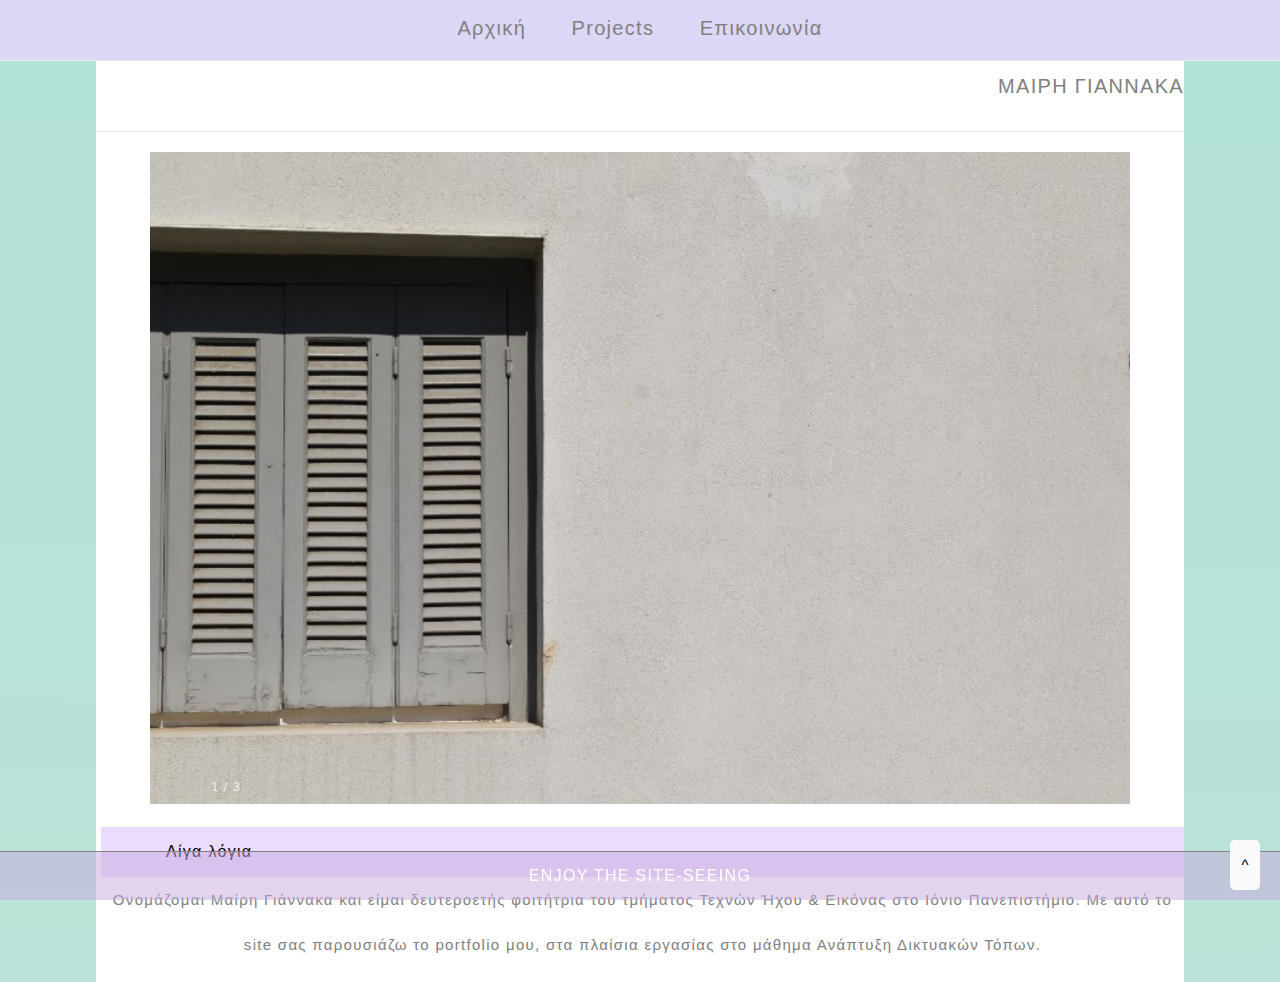
<file: index.html>
<!DOCTYPE html>
<html lang="el">
<head>
  <meta name="viewport" content="width=device-width,initial scale=1.0">
  <meta charset="utf-8">
  <title>ΜARY GIANNAKA</title>
  <link rel="stylesheet" type="text/css" href="mystyle.css">
  <link rel="stylesheet" href="https://www.w3schools.com/w3css/4/w3.css">
</head> 
<body>
 
  <div class="nav">
     <label for="toggle">&#9776;</label>
	 <input type="checkbox" id="toggle"/>
	 <div class="menu">
	  <a href="#" class="active">Αρχική</a>
      <a href="projects.html">Projects</a>
      <a href="contact.html">Επικοινωνία</a>
	 </div>
  </div>
  <!-- MAIN (Center website) -->
 
<div class="main">
     <header class="textstyle"  style="font-size:20px;line-height:50px;">MΑΙΡΗ ΓΙΑΝΝΑΚΑ</header>
	<hr>
	<!--gia to slideshow-->
    <div class="slideshow-container">

    <div class="mySlides fade">
      <div class="numbertext">1 / 3</div>
      <img src="slides/2.jpg" style="width:100%;" alt="window">
      <div class="text"></div>
    </div>

    <div class="mySlides fade">
      <div class="numbertext">2 / 3</div>
      <img src="slides/4.jpg" style="width:100%;" alt="window">
      <div class="text"></div>
    </div>

    <div class="mySlides fade">
      <div class="numbertext">3 / 3</div>
      <img src="slides/3.jpg" style="width:100%;" alt="girl sitting">
      <div class="text"></div>
    </div>

    </div>
    <br>

    <div style="text-align:center">
      <span class="dot"></span> 
      <span class="dot"></span> 
      <span class="dot"></span> 

    </div>
	<!--Personal Imformation-->
   <div id="aboutme">
       
	    <div class="header" style="text-align:left;margin-bottom:0;padding-left:6%;font-size:16px;">Λίγα λόγια</div>
	    <p class="textstyle" style="position:relative;margin-top:0;background-color:white;display:block; text-align:center;">Ονομάζομαι Μαίρη Γιάννακα και είμαι δευτεροετής φοιτήτρια του τμήματος Τεχνών Ήχου & Εικόνας 
  στο Ιόνιο Πανεπιστήμιο. Με αυτό το site σας παρουσιάζω το portfolio μου, στα πλαίσια εργασίας στο μάθημα Ανάπτυξη Δικτυακών Τόπων.</p>
       
   </div>

</div>
<div class="footer">ENJOY THE SITE-SEEING</div>
 

 <button onclick="topFunction()" id="myBtn" title="Go to top">^</button>
 <!--gia to button-->
<script>
//Get the button
var mybutton = document.getElementById("myBtn");

// When the user scrolls down 20px from the top of the document, show the button
window.onscroll = function() {scrollFunction()};

function scrollFunction() {
  if (document.body.scrollTop > 20 || document.documentElement.scrollTop > 20) {
    mybutton.style.display = "block";
  } else {
    mybutton.style.display = "none";
  }
}

// When the user clicks on the button, scroll to the top of the document
function topFunction() {
  document.body.scrollTop = 0;
  document.documentElement.scrollTop = 0;
}
</script>
<!--gia to AUTOMATIC SLIDESHOW-->
<script>
var slideIndex = 0;
showSlides();

function showSlides() {
  var i;
  var slides = document.getElementsByClassName("mySlides");
  var dots = document.getElementsByClassName("dot");
  for (i = 0; i < slides.length; i++) {
    slides[i].style.display = "none";  
  }
  slideIndex++;
  if (slideIndex > slides.length) {slideIndex = 1}    
  for (i = 0; i < dots.length; i++) {
    dots[i].className = dots[i].className.replace(" active", "");
  }
  slides[slideIndex-1].style.display = "block";  
  dots[slideIndex-1].className += " active";
  setTimeout(showSlides, 4000); // Change image every 2 seconds
}
</script>


</body>
</html>
</file>
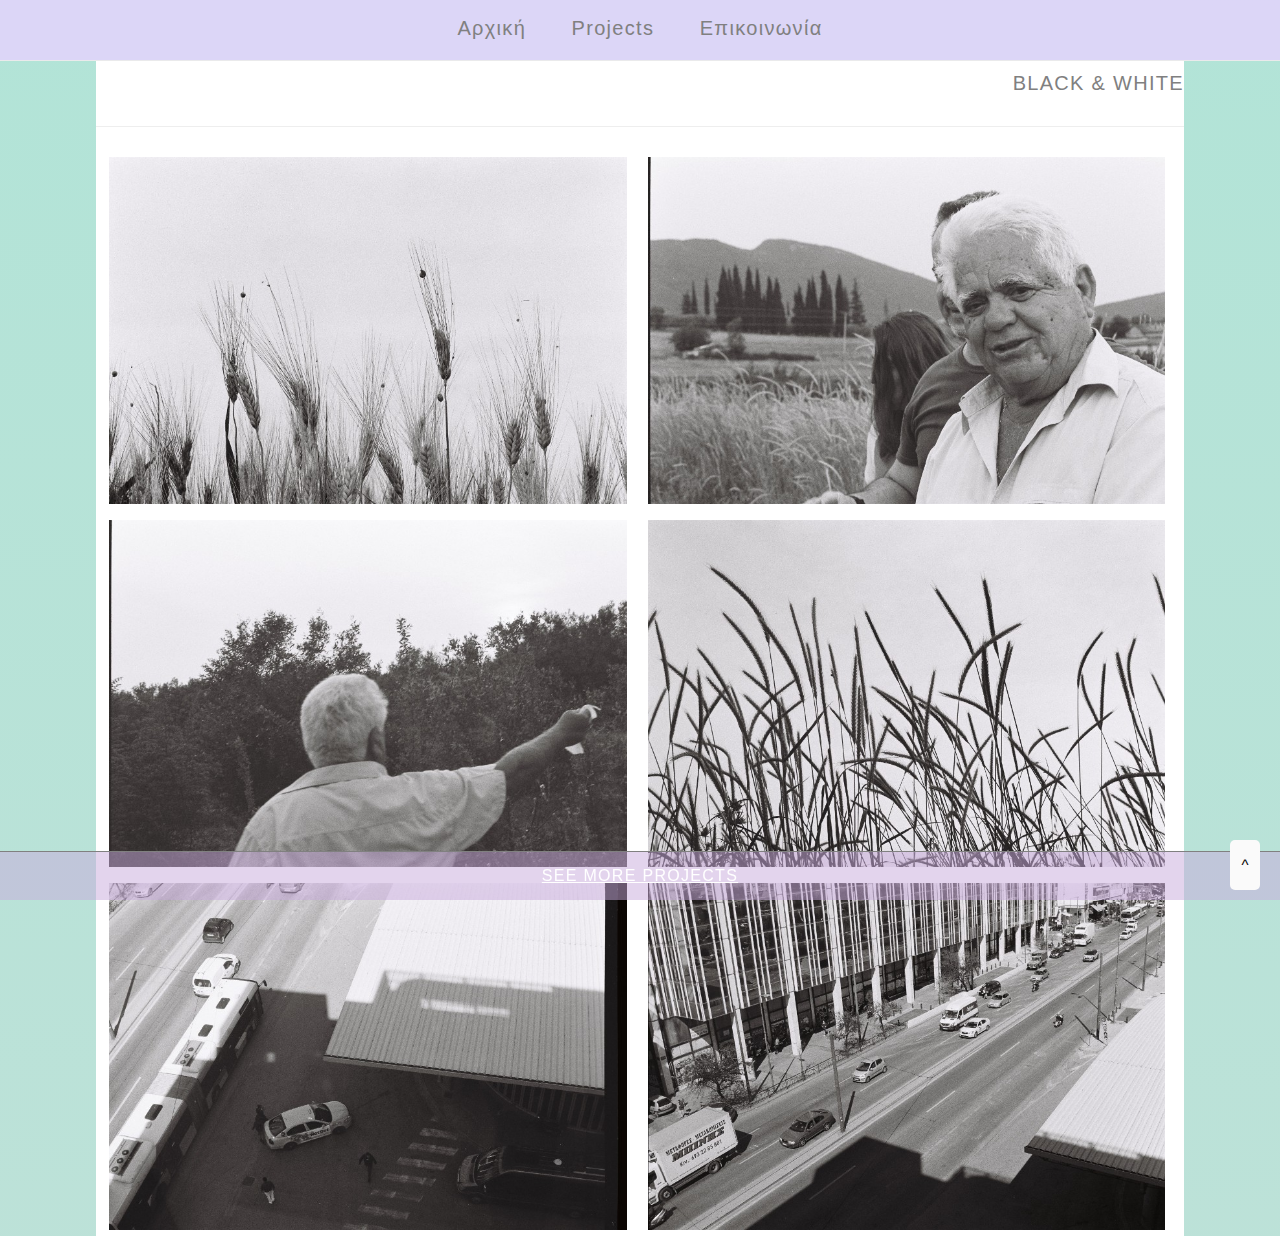
<file: projects/project1/index.html>
<!DOCTYPE html>
<html lang="el">
<meta name="viewport" content="width=device-width, initial-scale=1">
<meta charset="utf-8">
<title>Mαίρη Γιάννακα</title>
<link rel="stylesheet" type="text/css" href="../../mystyle.css">
<link rel="stylesheet" type="text/css" href="../../work.css">

<link rel="stylesheet" href="https://www.w3schools.com/w3css/4/w3.css">

</head>
<body style="background-color:  #fffae6;">

  <div class="nav">
     <label for="toggle">&#9776;</label>
	 <input type="checkbox" id="toggle"/>
	 <div class="menu">
       <a href="../../index.html">Αρχική</a>
       <a href="../../projects.html">Projects</a>
       <a href="../../contact.html" >Επικοινωνία</a>
     </div>
 </div>
<div class="main">
<header class="textstyle"  style="font-size:20px;">BLACK & WHITE</header>
	<hr>
<div class="row">
  <div class="column">
    <img src="1.jpg" style="width:100%; height:auto;" onclick="openModal();currentSlide(1)" class="hover-shadow cursor">
  </div>
  <div class="column">
    <img src="2.jpg" style="width:100%" onclick="openModal();currentSlide(2)" class="hover-shadow cursor">
  </div>
  <div class="column">
    <img src="3.jpg" style="width:100%" onclick="openModal();currentSlide(3)" class="hover-shadow cursor">
  </div>
  <div class="column">
    <img src="4.jpg" style="width:100%" onclick="openModal();currentSlide(4)" class="hover-shadow cursor">
  </div>
  
   <div class="column">
    <img src="5.jpg" style="width:100%" onclick="openModal();currentSlide(5)" class="hover-shadow cursor">
  </div>
  
   <div class="column">
    <img src="6.jpg" style="width:100%" onclick="openModal();currentSlide(6)" class="hover-shadow cursor">
  </div>
  
  
  
  
  
  
</div>

<div id="myModal" class="modal">
  <span class="close cursor" onclick="closeModal()">&times;</span>
  <div class="modal-content">

    <div class="mySlides">
      <div class="numbertext">1 / 6</div>
      <img src="1.jpg" style="width:100%">
    </div>

    <div class="mySlides">
      <div class="numbertext">2 / 6</div>
      <img src="2.jpg" style="width:100%">
    </div>

    <div class="mySlides">
      <div class="numbertext">3 / 6</div>
      <img src="3.jpg" style="width:100%">
    </div>
    
    <div class="mySlides">
      <div class="numbertext">4 / 6</div>
      <img src="4.jpg" style="width:100%">
    </div>
    
	 <div class="mySlides">
      <div class="numbertext">5 / 6</div>
      <img src="5.jpg" style="width:100%">
    </div>
     <div class="mySlides">
      <div class="numbertext">6 / 6</div>
      <img src="6.jpg" style="width:100%">
    </div>
    
	
	
	
    <a class="prev" onclick="plusSlides(-1)">&#10094;</a>
    <a class="next" onclick="plusSlides(1)">&#10095;</a>

    <div class="caption-container">
      <p id="caption"></p>
    </div>


    <div class="column">
      <img class="demo cursor" src="1.jpg" style="width:100%" onclick="currentSlide(1)" alt=" ">
    </div>
    <div class="column">
      <img class="demo cursor" src="2.jpg" style="width:100%" onclick="currentSlide(2)" alt=" ">
    </div>
    <div class="column">
      <img class="demo cursor" src="3.jpg" style="width:100%" onclick="currentSlide(3)" alt=" ">
    </div>
    <div class="column">
      <img class="demo cursor" src="4.jpg" style="width:100%" onclick="currentSlide(4)" alt=" ">
    </div>
	
	<div class="column">
      <img class="demo cursor" src="5.jpg" style="width:100%" onclick="currentSlide(5)" alt=" ">
    </div>
	
	<div class="column">
      <img class="demo cursor" src="6.jpg" style="width:100%" onclick="currentSlide(6)" alt=" ">
    </div>
	
	
  </div>
</div>
 
</div>
<!--gia to main telos-->
 <div class="footer"><a href="../../projects.html">SEE MORE PROJECTS</a></div>
 <button onclick="topFunction()" id="myBtn" title="Go to top">^</button>
 <!--gia to button-->
<script>
//Get the button
var mybutton = document.getElementById("myBtn");

// When the user scrolls down 20px from the top of the document, show the button
window.onscroll = function() {scrollFunction()};

function scrollFunction() {
  if (document.body.scrollTop > 20 || document.documentElement.scrollTop > 20) {
    mybutton.style.display = "block";
  } else {
    mybutton.style.display = "none";
  }
}

// When the user clicks on the button, scroll to the top of the document
function topFunction() {
  document.body.scrollTop = 0;
  document.documentElement.scrollTop = 0;
}
</script>
 
<script>
function openModal() {
  document.getElementById("myModal").style.display = "block";
}

function closeModal() {
  document.getElementById("myModal").style.display = "none";
}

var slideIndex = 1;
showSlides(slideIndex);

function plusSlides(n) {
  showSlides(slideIndex += n);
}

function currentSlide(n) {
  showSlides(slideIndex = n);
}

function showSlides(n) {
  var i;
  var slides = document.getElementsByClassName("mySlides");
  var dots = document.getElementsByClassName("demo");
  var captionText = document.getElementById("caption");
  if (n > slides.length) {slideIndex = 1}
  if (n < 1) {slideIndex = slides.length}
  for (i = 0; i < slides.length; i++) {
      slides[i].style.display = "none";
  }
  for (i = 0; i < dots.length; i++) {
      dots[i].className = dots[i].className.replace(" active", "");
  }
  slides[slideIndex-1].style.display = "block";
  dots[slideIndex-1].className += " active";
  captionText.innerHTML = dots[slideIndex-1].alt;
}
</script>
    
</body>
</file>
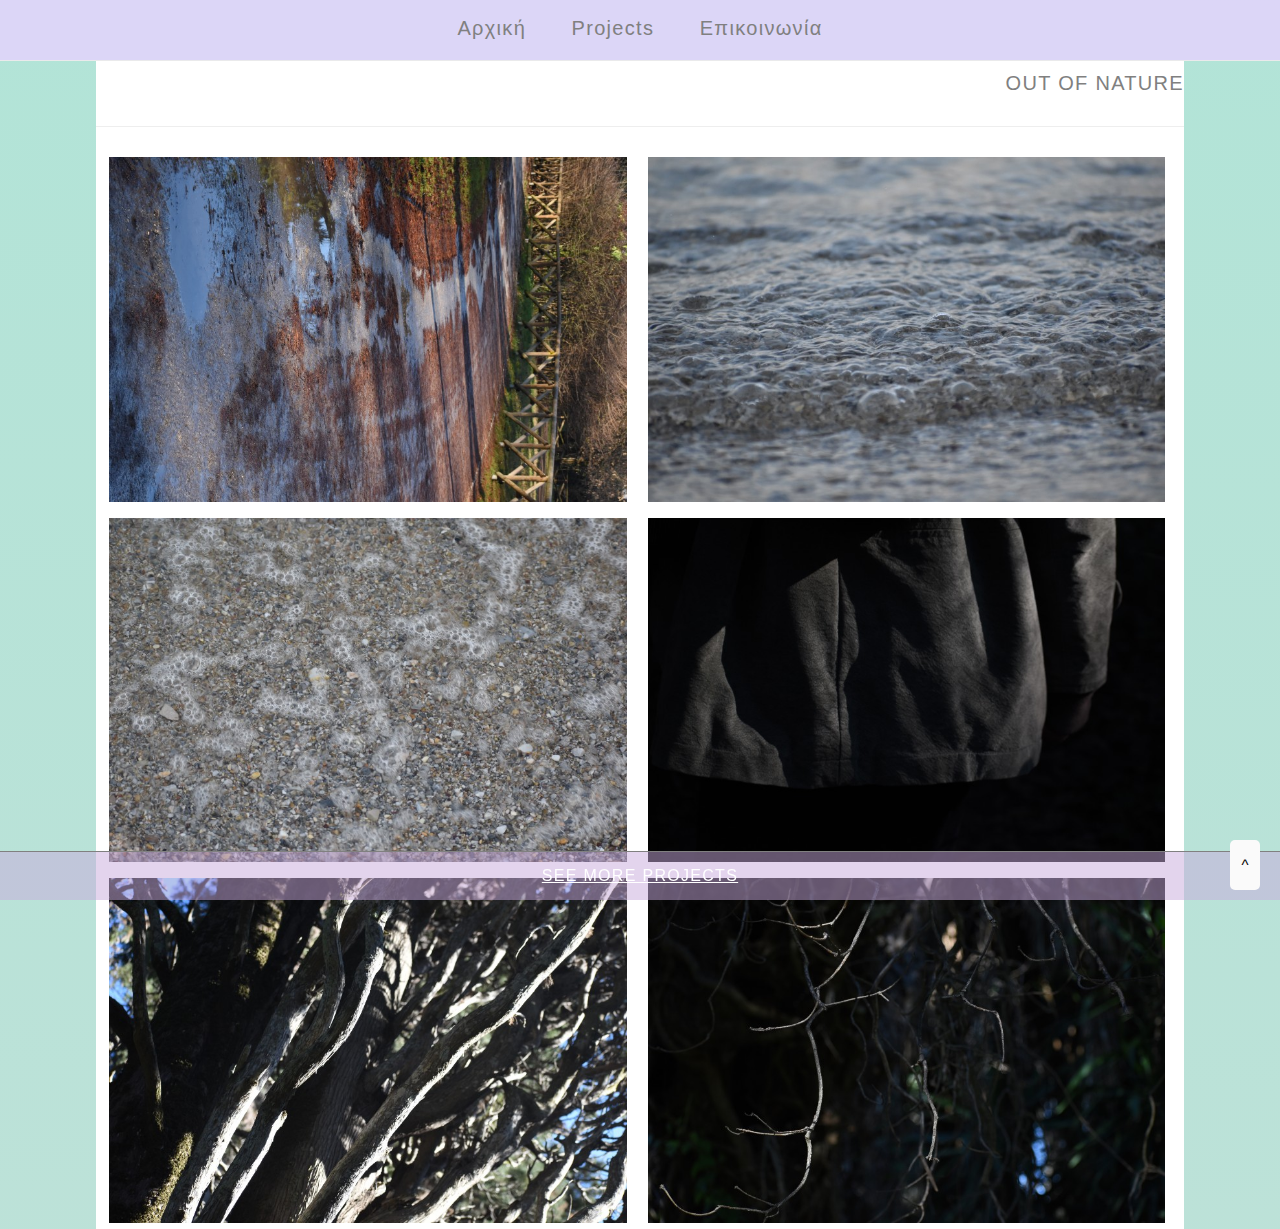
<file: projects/project2/index.html>
<!DOCTYPE html>
<html lang="el">
<meta name="viewport" content="width=device-width, initial-scale=1">
<meta charset="utf-8">
<title>Giannaka</title>
<link rel="stylesheet" type="text/css" href="../../mystyle.css">
 <link rel="stylesheet" type="text/css" href="../../work.css">
<link rel="stylesheet" href="https://www.w3schools.com/w3css/4/w3.css">

</head>
<body style="background-color:  #fffae6;">
  <div class="nav">
     <label for="toggle">&#9776;</label>
	 <input type="checkbox" id="toggle"/>
	 <div class="menu">
       <a href="../../index.html">Αρχική</a>
       <a href="../../projects.html">Projects</a>
       <a href="../../contact.html" >Επικοινωνία</a>    
     </div>
 </div>

<div class="main">
<header class="textstyle"  style="font-size:20px;">OUT OF NATURE</header>
	<hr>
<div class="row">
  <div class="column">
    <img src="1.jpg" style="width:100%; height:auto;" onclick="openModal();currentSlide(1)" class="hover-shadow cursor">
  </div>
  <div class="column">
    <img src="2.jpg" style="width:100%" onclick="openModal();currentSlide(2)" class="hover-shadow cursor">
  </div>
  <div class="column">
    <img src="3.jpg" style="width:100%" onclick="openModal();currentSlide(3)" class="hover-shadow cursor">
  </div>
  <div class="column">
    <img src="4.jpg" style="width:100%" onclick="openModal();currentSlide(4)" class="hover-shadow cursor">
  </div>
  
   <div class="column">
    <img src="5.jpg" style="width:100%" onclick="openModal();currentSlide(5)" class="hover-shadow cursor">
  </div>
  
   <div class="column">
    <img src="6.jpg" style="width:100%" onclick="openModal();currentSlide(6)" class="hover-shadow cursor">
  </div>
  
  
  
  
  
  
</div>

<div id="myModal" class="modal">
  <span class="close cursor" onclick="closeModal()">&times;</span>
  <div class="modal-content">

    <div class="mySlides">
      <div class="numbertext">1 / 6</div>
      <img src="1.jpg" style="width:100%">
    </div>

    <div class="mySlides">
      <div class="numbertext">2 / 6</div>
      <img src="2.jpg" style="width:100%">
    </div>

    <div class="mySlides">
      <div class="numbertext">3 / 6</div>
      <img src="3.jpg" style="width:100%">
    </div>
    
    <div class="mySlides">
      <div class="numbertext">4 / 6</div>
      <img src="4.jpg" style="width:100%">
    </div>
    
	 <div class="mySlides">
      <div class="numbertext">5 / 6</div>
      <img src="5.jpg" style="width:100%">
    </div>
     <div class="mySlides">
      <div class="numbertext">6 / 6</div>
      <img src="6.jpg" style="width:100%">
    </div>
    
	
	
	
    <a class="prev" onclick="plusSlides(-1)">&#10094;</a>
    <a class="next" onclick="plusSlides(1)">&#10095;</a>

    <div class="caption-container">
      <p id="caption"></p>
    </div>


    <div class="column">
      <img class="demo cursor" src="1.jpg" style="width:100%" onclick="currentSlide(1)" alt=" ">
    </div>
    <div class="column">
      <img class="demo cursor" src="2.jpg" style="width:100%" onclick="currentSlide(2)" alt=" ">
    </div>
    <div class="column">
      <img class="demo cursor" src="3.jpg" style="width:100%" onclick="currentSlide(3)" alt=" ">
    </div>
    <div class="column">
      <img class="demo cursor" src="4.jpg" style="width:100%" onclick="currentSlide(4)" alt=" ">
    </div>
	
	<div class="column">
      <img class="demo cursor" src="5.jpg" style="width:100%" onclick="currentSlide(5)" alt=" ">
    </div>
	
	<div class="column">
      <img class="demo cursor" src="6.jpg" style="width:100%" onclick="currentSlide(6)" alt=" ">
    </div>
	
	
  </div>
</div>
 
</div><!--gia to main telos-->
<div class="footer"><a href="../../projects.html">SEE MORE PROJECTS</a></div>
<button onclick="topFunction()" id="myBtn" title="Go to top">^</button>
<script>
//Get the button
var mybutton = document.getElementById("myBtn");

// When the user scrolls down 20px from the top of the document, show the button
window.onscroll = function() {scrollFunction()};

function scrollFunction() {
  if (document.body.scrollTop > 20 || document.documentElement.scrollTop > 20) {
    mybutton.style.display = "block";
  } else {
    mybutton.style.display = "none";
  }
}

// When the user clicks on the button, scroll to the top of the document
function topFunction() {
  document.body.scrollTop = 0;
  document.documentElement.scrollTop = 0;
}
</script>

<script>
function openModal() {
  document.getElementById("myModal").style.display = "block";
}

function closeModal() {
  document.getElementById("myModal").style.display = "none";
}

var slideIndex = 1;
showSlides(slideIndex);

function plusSlides(n) {
  showSlides(slideIndex += n);
}

function currentSlide(n) {
  showSlides(slideIndex = n);
}

function showSlides(n) {
  var i;
  var slides = document.getElementsByClassName("mySlides");
  var dots = document.getElementsByClassName("demo");
  var captionText = document.getElementById("caption");
  if (n > slides.length) {slideIndex = 1}
  if (n < 1) {slideIndex = slides.length}
  for (i = 0; i < slides.length; i++) {
      slides[i].style.display = "none";
  }
  for (i = 0; i < dots.length; i++) {
      dots[i].className = dots[i].className.replace(" active", "");
  }
  slides[slideIndex-1].style.display = "block";
  dots[slideIndex-1].className += " active";
  captionText.innerHTML = dots[slideIndex-1].alt;
}
</script>
    
</body>
</html>
</file>
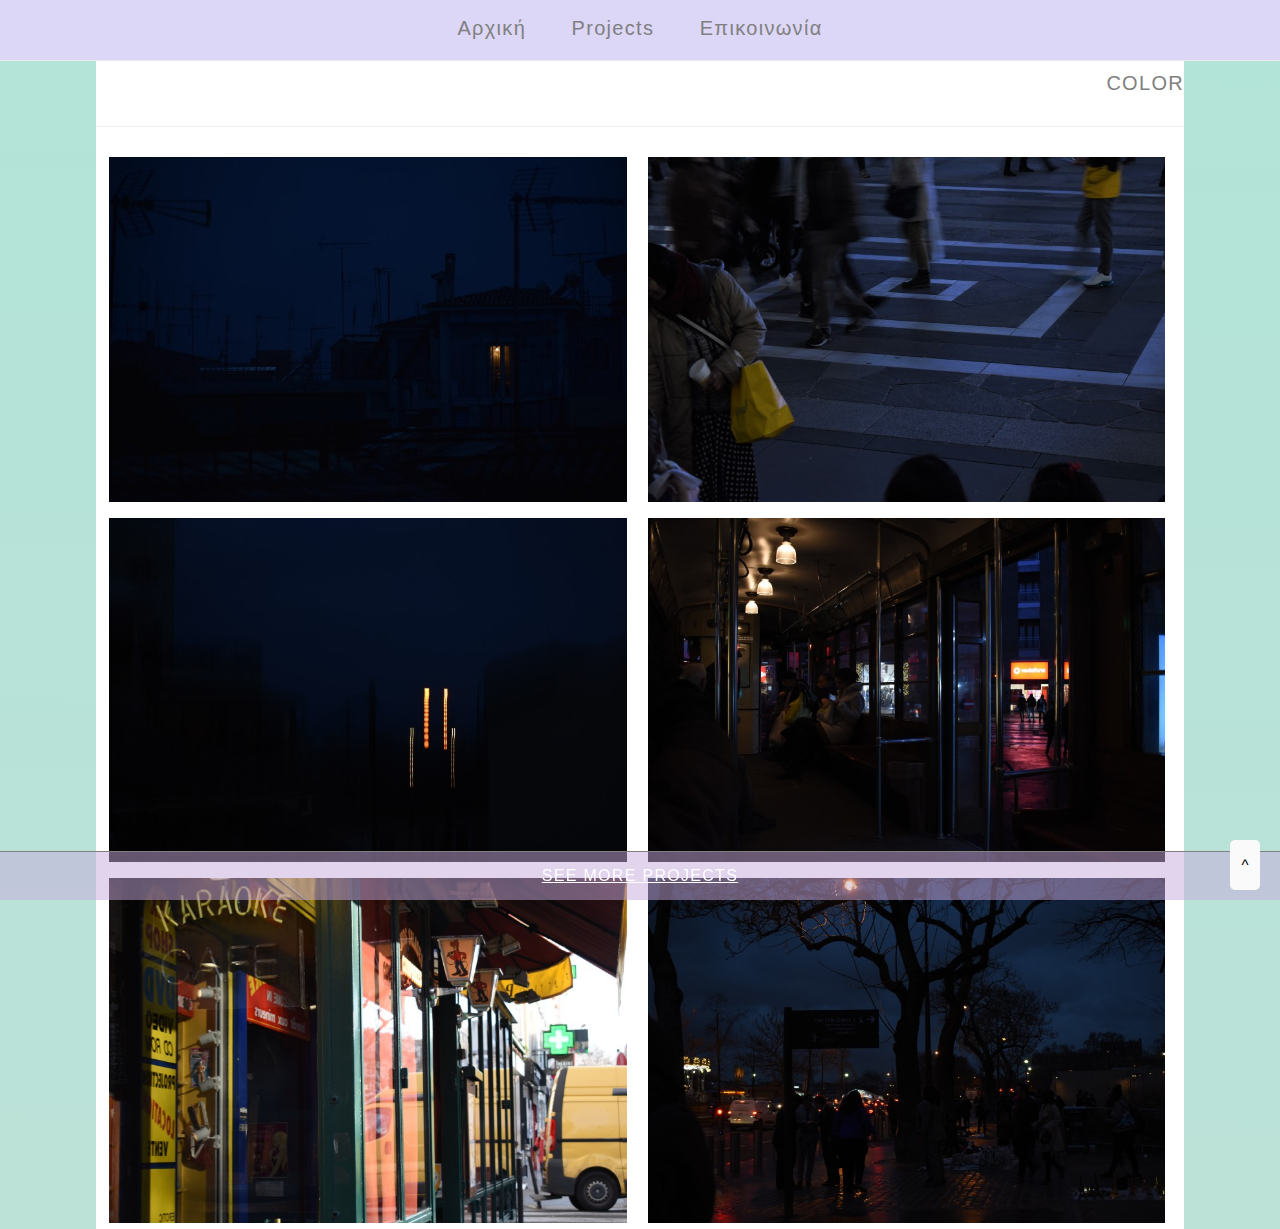
<file: projects/project3/index.html>
<!DOCTYPE html>
<html lang="el">
<meta name="viewport" content="width=device-width, initial-scale=1">
<meta charset="utf-8">
<title>
Μαίρη Γιάννακα
</title>
<link rel="stylesheet" type="text/css" href="../../mystyle.css">
<link rel="stylesheet" type="text/css" href="../../work.css">
<link rel="stylesheet" href="https://www.w3schools.com/w3css/4/w3.css">
</head>
<BODY>
  <div class="nav">
     <label for="toggle">&#9776;</label>
	 <input type="checkbox" id="toggle"/>
	 <div class="menu">
       <a href="../../index.html">Αρχική</a>
       <a href="../../projects.html">Projects</a>
       <a href="../../contact.html" >Επικοινωνία</a>       
     </div>
 </div>
    <div class="main">
<header class="textstyle"  style="font-size:20px;">COLOR</header>
	<hr>
<div class="row">
  <div class="column">
    <img src="1.jpg" style="width:100%; height:auto;" onclick="openModal();currentSlide(1)" class="hover-shadow cursor">
  </div>
  <div class="column">
    <img src="2.jpg" style="width:100%" onclick="openModal();currentSlide(2)" class="hover-shadow cursor">
  </div>
  <div class="column">
    <img src="3.jpg" style="width:100%" onclick="openModal();currentSlide(3)" class="hover-shadow cursor">
  </div>
  <div class="column">
    <img src="4.jpg" style="width:100%" onclick="openModal();currentSlide(4)" class="hover-shadow cursor">
  </div>
  
   <div class="column">
    <img src="5.jpg" style="width:100%" onclick="openModal();currentSlide(5)" class="hover-shadow cursor">
  </div>
  
   <div class="column">
    <img src="6.jpg" style="width:100%" onclick="openModal();currentSlide(6)" class="hover-shadow cursor">
  </div>
  
  
  
  
  
  
</div>

<div id="myModal" class="modal">
  <span class="close cursor" onclick="closeModal()">&times;</span>
  <div class="modal-content">

    <div class="mySlides">
      <div class="numbertext">1 / 6</div>
      <img src="1.jpg" style="width:100%">
    </div>

    <div class="mySlides">
      <div class="numbertext">2 / 6</div>
      <img src="2.jpg" style="width:100%">
    </div>

    <div class="mySlides">
      <div class="numbertext">3 / 6</div>
      <img src="3.jpg" style="width:100%">
    </div>
    
    <div class="mySlides">
      <div class="numbertext">4 / 6</div>
      <img src="4.jpg" style="width:100%">
    </div>
    
	 <div class="mySlides">
      <div class="numbertext">5 / 6</div>
      <img src="5.jpg" style="width:100%">
    </div>
     <div class="mySlides">
      <div class="numbertext">6 / 6</div>
      <img src="6.jpg" style="width:100%">
    </div>
    
	
	
	
    <a class="prev" onclick="plusSlides(-1)">&#10094;</a>
    <a class="next" onclick="plusSlides(1)">&#10095;</a>

    <div class="caption-container">
      <p id="caption"></p>
    </div>


    <div class="column">
      <img class="demo cursor" src="1.jpg" style="width:100%" onclick="currentSlide(1)" alt=" ">
    </div>
    <div class="column">
      <img class="demo cursor" src="2.jpg" style="width:100%" onclick="currentSlide(2)" alt=" ">
    </div>
    <div class="column">
      <img class="demo cursor" src="3.jpg" style="width:100%" onclick="currentSlide(3)" alt=" ">
    </div>
    <div class="column">
      <img class="demo cursor" src="4.jpg" style="width:100%" onclick="currentSlide(4)" alt=" ">
    </div>
	
	<div class="column">
      <img class="demo cursor" src="5.jpg" style="width:100%" onclick="currentSlide(5)" alt=" ">
    </div>
	
	<div class="column">
      <img class="demo cursor" src="6.jpg" style="width:100%" onclick="currentSlide(6)" alt=" ">
    </div>
	
	
  </div>
</div>
 
</div><!--gia to main telos-->
<div class="footer"><a href="../../projects.html">SEE MORE PROJECTS</a></div>
<button onclick="topFunction()" id="myBtn" title="Go to top">^</button>
<script>
//Get the button
var mybutton = document.getElementById("myBtn");

// When the user scrolls down 20px from the top of the document, show the button
window.onscroll = function() {scrollFunction()};

function scrollFunction() {
  if (document.body.scrollTop > 20 || document.documentElement.scrollTop > 20) {
    mybutton.style.display = "block";
  } else {
    mybutton.style.display = "none";
  }
}

// When the user clicks on the button, scroll to the top of the document
function topFunction() {
  document.body.scrollTop = 0;
  document.documentElement.scrollTop = 0;
}
</script>

<script>
function openModal() {
  document.getElementById("myModal").style.display = "block";
}

function closeModal() {
  document.getElementById("myModal").style.display = "none";
}

var slideIndex = 1;
showSlides(slideIndex);

function plusSlides(n) {
  showSlides(slideIndex += n);
}

function currentSlide(n) {
  showSlides(slideIndex = n);
}

function showSlides(n) {
  var i;
  var slides = document.getElementsByClassName("mySlides");
  var dots = document.getElementsByClassName("demo");
  var captionText = document.getElementById("caption");
  if (n > slides.length) {slideIndex = 1}
  if (n < 1) {slideIndex = slides.length}
  for (i = 0; i < slides.length; i++) {
      slides[i].style.display = "none";
  }
  for (i = 0; i < dots.length; i++) {
      dots[i].className = dots[i].className.replace(" active", "");
  }
  slides[slideIndex-1].style.display = "block";
  dots[slideIndex-1].className += " active";
  captionText.innerHTML = dots[slideIndex-1].alt;
}
</script>
    
</body>
</html>
</file>
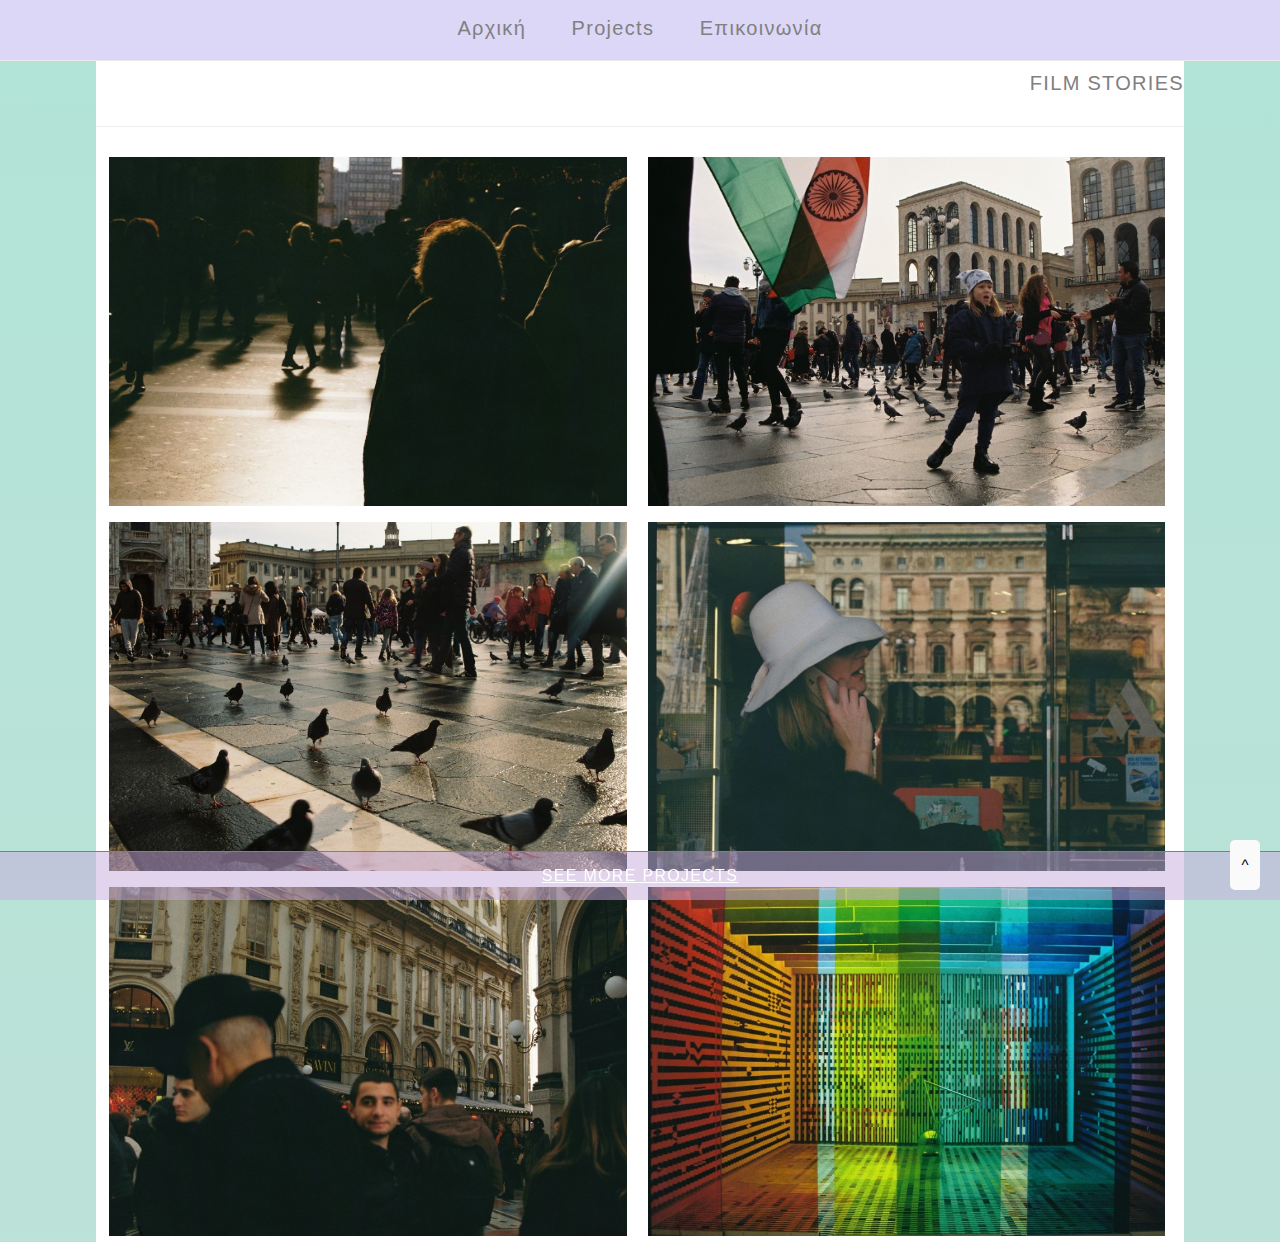
<file: projects/project4/index.html>
<!DOCTYPE html>
<html lang="el">
<meta name="viewport" content="width=device-width, initial-scale=1">
<meta charset="utf-8">
<title>
Μαίρη Γιάννακα
</title>
<link rel="stylesheet" type="text/css" href="../../mystyle.css">
<link rel="stylesheet" type="text/css" href="../../work.css">
<link rel="stylesheet" href="https://www.w3schools.com/w3css/4/w3.css">
</head>
<BODY>
  <div class="nav">
     <label for="toggle">&#9776;</label>
	 <input type="checkbox" id="toggle"/>
	 <div class="menu">
       <a href="../../index.html">Αρχική</a>
       <a href="../../projects.html">Projects</a>
       <a href="../../contact.html" >Επικοινωνία</a>
     </div>
 </div>
 <div class="main">
<header class="textstyle"  style="font-size:20px;"> FILM STORIES </header>
	<hr>
<div class="row">
  <div class="column">
    <img src="1.jpg" style="width:100%; height:auto;" onclick="openModal();currentSlide(1)" class="hover-shadow cursor">
  </div>
  <div class="column">
    <img src="2.jpg" style="width:100%" onclick="openModal();currentSlide(2)" class="hover-shadow cursor">
  </div>
  <div class="column">
    <img src="3.jpg" style="width:100%" onclick="openModal();currentSlide(3)" class="hover-shadow cursor">
  </div>
  <div class="column">
    <img src="4.jpg" style="width:100%" onclick="openModal();currentSlide(4)" class="hover-shadow cursor">
  </div>
  
   <div class="column">
    <img src="5.jpg" style="width:100%" onclick="openModal();currentSlide(5)" class="hover-shadow cursor">
  </div>
  
   <div class="column">
    <img src="6.jpg" style="width:100%" onclick="openModal();currentSlide(6)" class="hover-shadow cursor">
  </div>
  
  
  
  
  
  
</div>

<div id="myModal" class="modal">
  <span class="close cursor" onclick="closeModal()">&times;</span>
  <div class="modal-content">

    <div class="mySlides">
      <div class="numbertext">1 / 6</div>
      <img src="1.jpg" style="width:100%">
    </div>

    <div class="mySlides">
      <div class="numbertext">2 / 6</div>
      <img src="2.jpg" style="width:100%">
    </div>

    <div class="mySlides">
      <div class="numbertext">3 / 6</div>
      <img src="3.jpg" style="width:100%">
    </div>
    
    <div class="mySlides">
      <div class="numbertext">4 / 6</div>
      <img src="4.jpg" style="width:100%">
    </div>
    
	 <div class="mySlides">
      <div class="numbertext">5 / 6</div>
      <img src="5.jpg" style="width:100%">
    </div>
     <div class="mySlides">
      <div class="numbertext">6 / 6</div>
      <img src="6.jpg" style="width:100%">
    </div>
    
	
	
	
    <a class="prev" onclick="plusSlides(-1)">&#10094;</a>
    <a class="next" onclick="plusSlides(1)">&#10095;</a>

    <div class="caption-container">
      <p id="caption"></p>
    </div>


    <div class="column">
      <img class="demo cursor" src="1.jpg" style="width:100%" onclick="currentSlide(1)" alt=" ">
    </div>
    <div class="column">
      <img class="demo cursor" src="2.jpg" style="width:100%" onclick="currentSlide(2)" alt=" ">
    </div>
    <div class="column">
      <img class="demo cursor" src="3.jpg" style="width:100%" onclick="currentSlide(3)" alt=" ">
    </div>
    <div class="column">
      <img class="demo cursor" src="4.jpg" style="width:100%" onclick="currentSlide(4)" alt=" ">
    </div>
	
	<div class="column">
      <img class="demo cursor" src="5.jpg" style="width:100%" onclick="currentSlide(5)" alt=" ">
    </div>
	
	<div class="column">
      <img class="demo cursor" src="6.jpg" style="width:100%" onclick="currentSlide(6)" alt=" ">
    </div>
	
	
  </div>
</div>
 
</div><!--gia to main telos-->
<div class="footer"><a href="../../projects.html">SEE MORE PROJECTS</a></div>
<button onclick="topFunction()" id="myBtn" title="Go to top">^</button>
<script>
//Get the button
var mybutton = document.getElementById("myBtn");

// When the user scrolls down 20px from the top of the document, show the button
window.onscroll = function() {scrollFunction()};

function scrollFunction() {
  if (document.body.scrollTop > 20 || document.documentElement.scrollTop > 20) {
    mybutton.style.display = "block";
  } else {
    mybutton.style.display = "none";
  }
}

// When the user clicks on the button, scroll to the top of the document
function topFunction() {
  document.body.scrollTop = 0;
  document.documentElement.scrollTop = 0;
}
</script>
<script>
function openModal() {
  document.getElementById("myModal").style.display = "block";
}

function closeModal() {
  document.getElementById("myModal").style.display = "none";
}

var slideIndex = 1;
showSlides(slideIndex);

function plusSlides(n) {
  showSlides(slideIndex += n);
}

function currentSlide(n) {
  showSlides(slideIndex = n);
}

function showSlides(n) {
  var i;
  var slides = document.getElementsByClassName("mySlides");
  var dots = document.getElementsByClassName("demo");
  var captionText = document.getElementById("caption");
  if (n > slides.length) {slideIndex = 1}
  if (n < 1) {slideIndex = slides.length}
  for (i = 0; i < slides.length; i++) {
      slides[i].style.display = "none";
  }
  for (i = 0; i < dots.length; i++) {
      dots[i].className = dots[i].className.replace(" active", "");
  }
  slides[slideIndex-1].style.display = "block";
  dots[slideIndex-1].className += " active";
  captionText.innerHTML = dots[slideIndex-1].alt;
}
</script>
    
</body>
</html>
</file>
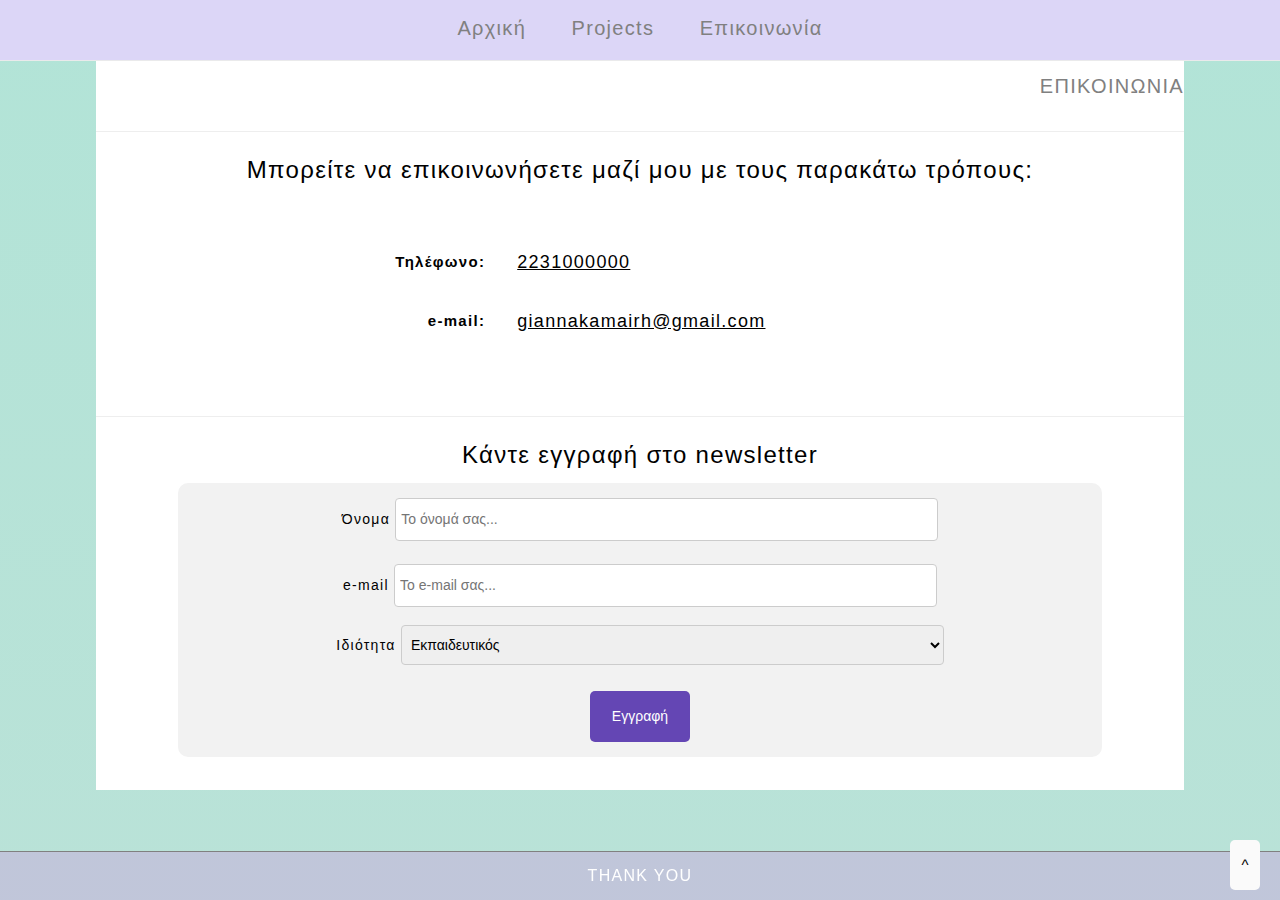
<file: contact.html>
<!DOCTYPE html>
<html lang="el">
<head>
  <meta name="viewport" content="width=device-width,initial scale=1.0">
  <meta charset="utf-8">
  <title>Μαίρη Γιάννακα</title>
  <link rel="stylesheet" type="text/css" href="mystyle.css">
  <link rel="stylesheet" href="https://www.w3schools.com/w3css/4/w3.css">
</head> 
<BODY>
 <div class="nav">
     <label for="toggle">&#9776;</label>
	 <input type="checkbox" id="toggle"/>
	 <div class="menu">
       <a href="index.html">Αρχική</a>
       <a href="projects.html">Projects</a>
       <a href="#" class="active">Επικοινωνία</a>
	 </div>
  </div>
  <!-- MAIN (Center website) -->
<div class="main">
    
   <header class="textstyle" style="color:gray;font-size:20px;line-height:50px;">ΕΠΙΚΟΙΝΩΝΙΑ</header>
    <hr> 
   <div class="por"> 

 
  
 <h3> Μπορείτε να επικοινωνήσετε μαζί μου με τους παρακάτω τρόπους:</h3>
 <table class="center">
  <tr>																						
    <td class="left"> <b>Τηλέφωνο:</b></td>
    <td class="right"><a href="tel:2231000000" style="font-size:18px">2231000000</a></td>
  </tr>
  <tr>
    <td class="left"><b>e-mail:</b></td>
    <td class="right"><a href="mailto:giannakamairh@gmail.com" style="font-size:18px">giannakamairh@gmail.com</a></td>
  </tr>
</table>
 
 <br>
 <hr>

<center>
<h3>Κάντε εγγραφή στο newsletter</h3>

<div class="news">
 
  <form action="welcome.php" method="post">
    <label class="nl" for="name">Όνομα</label>
    <input type="text" id="name" name="name" placeholder="Το όνομά σας...">
<br>
    <label class="nl" for="email">e-mail</label>
    <input type="text" id="email" name="email" placeholder="Το e-mail σας...">
<br>
    <label class="nl" for="title">Ιδιότητα</label>
    <select id="title" name="title">
      <option value="Εκπαιδευτικός">Εκπαιδευτικός</option>
      <option value="Μαθητής">Μαθητής</option>
      <option value="Άλλο">Άλλο</option>
    </select>
<br>
<br>
    <input type="submit" value="Εγγραφή">
  </form>
</div>
</center>
  
  
  
</div>

</div>
<div class="footer">THANK YOU</div>




 <button onclick="topFunction()" id="myBtn" title="Go to top">^</button>
 <!--gia to button-->
<script>
//Get the button
var mybutton = document.getElementById("myBtn");

// When the user scrolls down 20px from the top of the document, show the button
window.onscroll = function() {scrollFunction()};

function scrollFunction() {
  if (document.body.scrollTop > 20 || document.documentElement.scrollTop > 20) {
    mybutton.style.display = "block";
  } else {
    mybutton.style.display = "none";
  }
}

// When the user clicks on the button, scroll to the top of the document
function topFunction() {
  document.body.scrollTop = 0;
  document.documentElement.scrollTop = 0;
}
</script>

</body>
</html>
</file>
<file: mystyle.css>
* {
  box-sizing: border-box;
}
html,body {
	width:100%;
	height:100%;
	margin:0;
    letter-spacing:1.3px; 
	/*background-image:url("background.jpg");
    background-repeat: no-repeat;
    background-attachment: fixed;
    background-size: cover;*/
	 
}
 /*gradient background------------------------------------*/
body {
    background: linear-gradient(181deg, #b1e4d7, #c8dfd9, #d9c8df);
    background-size: 600% 600%;

    -webkit-animation: AnimationName 58s ease infinite;
    -moz-animation: AnimationName 58s ease infinite;
    -o-animation: AnimationName 58s ease infinite;
    animation: AnimationName 58s ease infinite;
}

@-webkit-keyframes AnimationName {
    0%{background-position:50% 0%}
    50%{background-position:50% 100%}
    100%{background-position:50% 0%}
}
@-moz-keyframes AnimationName {
    0%{background-position:50% 0%}
    50%{background-position:50% 100%}
    100%{background-position:50% 0%}
}
@-o-keyframes AnimationName {
    0%{background-position:50% 0%}
    50%{background-position:50% 100%}
    100%{background-position:50% 0%}
}
@keyframes AnimationName {
    0%{background-position:50% 0%}
    50%{background-position:50% 100%}
    100%{background-position:50% 0%}
}
html{
	font-family:helvetica neue, sans serif;
}
/*menu----------------------------------------------------------- */
.nav{
	width:100%;
	top:0px;
	border-bottom:0.5px solid #EAEAEB;
	text-align:center;
	height:auto;
	line-height:60px;
	margin-bottom:0;
}
.menu{
	position:relative;
	margin:0;
	width: 100%;
	text-align:center;
	background-color: rgba(230,210,255,0.8); 
	
}
.footer {
  position: fixed;
  bottom: 0;
  width: 100%;
  background-color: #333;
  color: white;
  text-align: center;
  padding: 10px 0;
}
.menu a{
	text-decoration:none;
	color:gray;
	line-height:50px;
	padding:20px;
	font-size:20px;
}
 .nav label{
	margin: 0 30px 0;
	font-size:26px;
	line-height:70px;
	width:26px;
	float:right;
	display:none;
}
#toggle{
	display:none;
}
.menu a:hover
{  
  color: rgba(0,0,0,1);
  background-color:  rgba(255,255,255,0.2);
  text-decoration: none;
}
 

/*prosarmogh gia mikroteres othones*/
@media only screen and  (max-width:780px){
	.nav label{
		display:block;
		cursor:pointer;
	    width:10px;
	    float:right;
		margin-left:0;
	 
	}
	.menu{
		background-color: rgba(230,210,255,1); 
		width:100%;
		display:none;
		z-index:5;
		padding-left:15%;
	}
	.menu a{
		position:relative;
		display:block; 
		border-bottom:1px solid #EAEAEB;
		margin:0;
		text-align:left;
		z-index:5;
	}
	
	#toggle:checked + .menu {
		display:block;
	}
	.textstyle{
    text-align:right;
	line-height:35px;
	font-size:12px;
    color:gray;	}
	
}  
 
.textstyle{
	text-align:right;
	line-height:45px;
	font-size:15px;
    color:gray;	
	}
	 
 
	
.main{
	position:relative;
	max-width:85%;
	margin-left:7.5%;
	background-color:rgba(255,255,255,1);
	overflow:hidden;
}

 
#aboutme{
	max-width:100%;
	position:relative;
	background-color: rgba(230,210,255,0.8);
    line-height:50px;	
	margin-bottom:0;
	margin-left:5px;
}
/* gia to "top" button */
#myBtn {
  
  position: fixed;
  height:50px;
  width:30px;
  text-align:center;
  bottom: 10px;
  right: 20px;
  z-index: 99;
  font-size: 15px;
  border: 2px;
  outline: none;
  background-color: rgba(250,250,250,1) ;
  color: black;
  cursor: pointer;
  border-radius: 5px;
}

#myBtn:hover {
  background-color: #555;
}
.footer{
clear: both;
margin:0; 
padding:12px;
background-color:rgba(200,170,220,0.5);
border-top: 1px solid gray;
width:100%;
text-align:center;
color:white;
font-size:16px;
	
}
	
/* -------------------- gia to slider------------------------ */

* {box-sizing: border-box;}
.mySlides {display: none;}

/* Slideshow container */
.slideshow-container {
  max-width: 90%;
  position: relative;
  margin: auto;
}

/* Caption text */
.text {
  color: #f2f2f2;
  font-size: 15px;
  padding: 8px 12px;
  position: absolute;
  bottom: 8px;
  width: 100%;
  text-align: center;
}

/* Number text (1/3 etc) */
.numbertext {
  color: #f2f2f2;
  font-size: 12px;
  padding: 8px 12px;
  position: absolute;
  bottom: 0;
  left:5%;
}
  .por
        {
    width: 100%;
    height: auto; 
    text-align:center;
    margin-left:auto;			
        }


.myDiv1 {
  border: 0px outset black;
  background-color: #b3b3b3;    
  text-align: center;
  color: white;
  max-width:600px;
  height:auto;
  box-shadow: 0 4px 8px 0 rgba(0, 0, 0, 0.2), 0 6px 20px 0 rgba(0, 0, 0, 0.19);
  position: static;
  padding: 20px;
}

 
.news {
  border-radius:10px;
  background-color:#f2f2f2;
  padding: 10px;
  width:85%;
  font-size: 14px;
  color:black;
  bottom:2%;
  margin-bottom:3%;
}

input[type=text], select {
  width: 60%;
  padding: 10px 5px;
  margin: 5px 0;
  margin-bottom:2%;
  display: inline-block;
  border: 1px solid #ccc;
  border-radius: 4px;
  box-sizing: border-box;
}


input[type=submit] {
  width:100px;
  background-color:rgba(100,70,180,1) ;
  color: white;
  padding: 15px 15px;
  margin: 5px 5px;
  border: none;
  border-radius: 5px;
  cursor: pointer;
}

input[type=submit]:hover {
  background-color: rgba(13,0,18,1) ;
}

.left{
   position: relative;
  right: 0px;
  width: 40%;
  padding: 15px;
  text-align:right;
}

.right{ position:relative;
  right: 0px;
  width: 40%;
  padding: 15px;
  text-align:left;
}
.center{
position:relative;
display: block;
margin-left: auto;
margin-right: auto;
margin-top:4%;
margin-bottom:2%;
width:90%;
padding-left:0;
padding-right:10%;
}
 @media only screen and  (max-width:780px){
	 .center{
position:relative;
display: block;
margin-left: auto;
margin-right: auto;
margin-top:8%;
margin-bottom:4%;
width:100%;
padding-left:0.1%;
padding-right:0.1%;
}
.left{
  position: relative;
  right:0px;
  width:50%;
  padding:10px;
  text-align:right;
}
.right{
  position: relative;
  left: 0px;
  width: 50%;
  padding: 10px;
  text-align:left;
}
}
</file>
<file: work.css>
/* -------------------- gia to slider */

* {box-sizing: border-box;}
.mySlides {display: none;}
img {vertical-align: middle;}

/* Slideshow container */
.slideshow-container {
  max-width: 1000px;
  position: relative;
  margin: auto;
}

/* Caption text */
.text {
  color: #f2f2f2;
  font-size: 15px;
  padding: 8px 12px;
  position: absolute;
  bottom: 8px;
  width: 100%;
  text-align: center;
}

/* Number text (1/3 etc) */
.numbertext {
  color: #f2f2f2;
  font-size: 12px;
  padding: 8px 12px;
  position: absolute;
  top: 0;
}

/* The dots/bullets/indicators */
.dot {
  height: 15px;
  width: 15px;
  margin: 0 2px;
  background-color: #bbb;
  border-radius: 50%;
  display: inline-block;
  transition: background-color 0.6s ease;
}

.active {
  background-color: #717171;
}

/* Fading animation */
.fade {
  -webkit-animation-name: fade;
  -webkit-animation-duration: 1.5s;
  animation-name: fade;
  animation-duration: 1.5s;
}

@-webkit-keyframes fade {
  from {opacity: .4} 
  to {opacity: 1}
}

@keyframes fade {
  from {opacity: .4} 
  to {opacity: 1}
}

/* On smaller screens, decrease text size */
@media only screen and (max-width: 300px) {
  .text {font-size: 11px}
}

/* --------   gia to lightbox */

* {
  box-sizing: border-box;
}

.row > .column {
  padding: 10px 8px;
}

.row:after {
  content: "";
  display: table;
  clear: both;
}
@media only screen and (min-width: 600px){
.column {
  float: left;
  margin-left:0.5%;
  width: 49%;
}
}
@media only screen and (max-width: 600px){
.column {
  float: left;
  width: 90%;
  margin-left:5%;
}
}


/* The Modal (background) */
.modal {
  display: none;
  position: fixed;
  z-index: 1;
  padding-top: 100px;
  left: 0;
  top: 0;
  width: 100%;
  height: 100%;
  overflow: auto;
  background-color: black;
}

/* Modal Content */
.modal-content {
  position: relative;
  background-color:#fefefe;
  margin: auto;
  padding: 0;
  width: 95%;
  max-width: 1200px;
}

/* The Close Button */
.close {
  color: white;
  position: absolute;
  top: 10px;
  right: 25px;
  font-size: 35px;
  font-weight: bold;
}

.close:hover,
.close:focus {
  color: #999;
  text-decoration: none;
  cursor: pointer;
}

.mySlides {
  display: none;
}

.cursor {
  cursor: pointer;
}

/* Next & previous buttons */
.prev,
.next {
  cursor: pointer;
  position: absolute;
  top: 50%;
  width: auto;
  padding: 16px;
  margin-top: -50px;
  color: white;
  font-weight: bold;
  font-size: 20px;
  transition: 0.6s ease;
  border-radius: 0 3px 3px 0;
  user-select: none;
  -webkit-user-select: none;
}

/* Position the "next button" to the right */
.next {
  right: 0;
  border-radius: 3px 0 0 3px;
}
.prev{
left:0;
border-radius: 3px 0 0 3px;}
	

/* On hover, add a black background color with a little bit see-through */
.prev:hover,
.next:hover {
  background-color: rgba(0, 0, 0, 0.8);
}

/* Number text (1/3 etc) */
.numbertext {
  color: #f2f2f2;
  font-size: 12px;
  padding: 8px 12px;
  position: absolute;
  top: 0;
}

img {
  margin-bottom: -4px;
}

.caption-container {
  text-align: center;
  background-color: black;
  padding: 2px 16px;
  color: white;
}

.demo {
  opacity: 0.6;
}

.active,
.demo:hover {
  opacity: 1;
}

img.hover-shadow {
  transition: 0.3s;
}

.hover-shadow:hover {
  box-shadow: 0 4px 8px 0 rgba(0, 0, 0, 0.2), 0 6px 20px 0 rgba(0, 0, 0, 0.19);
}
</file>
